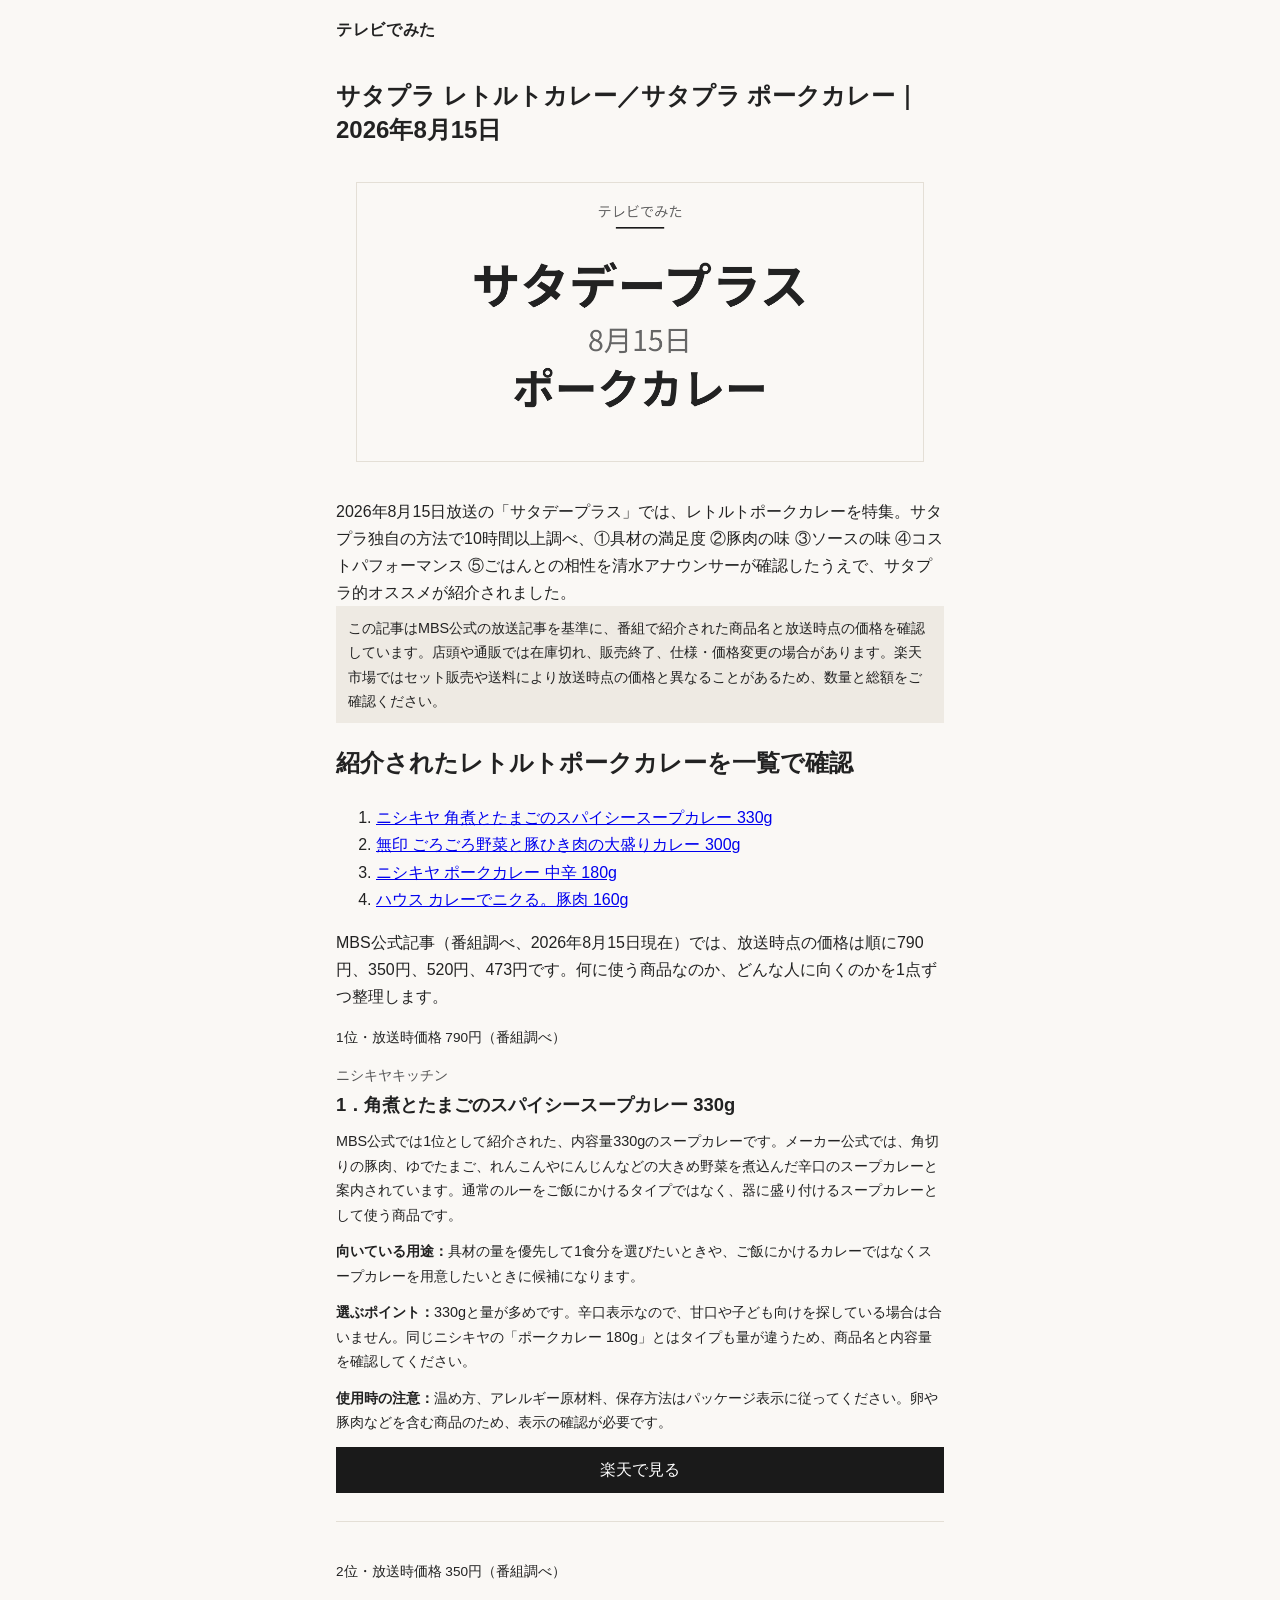
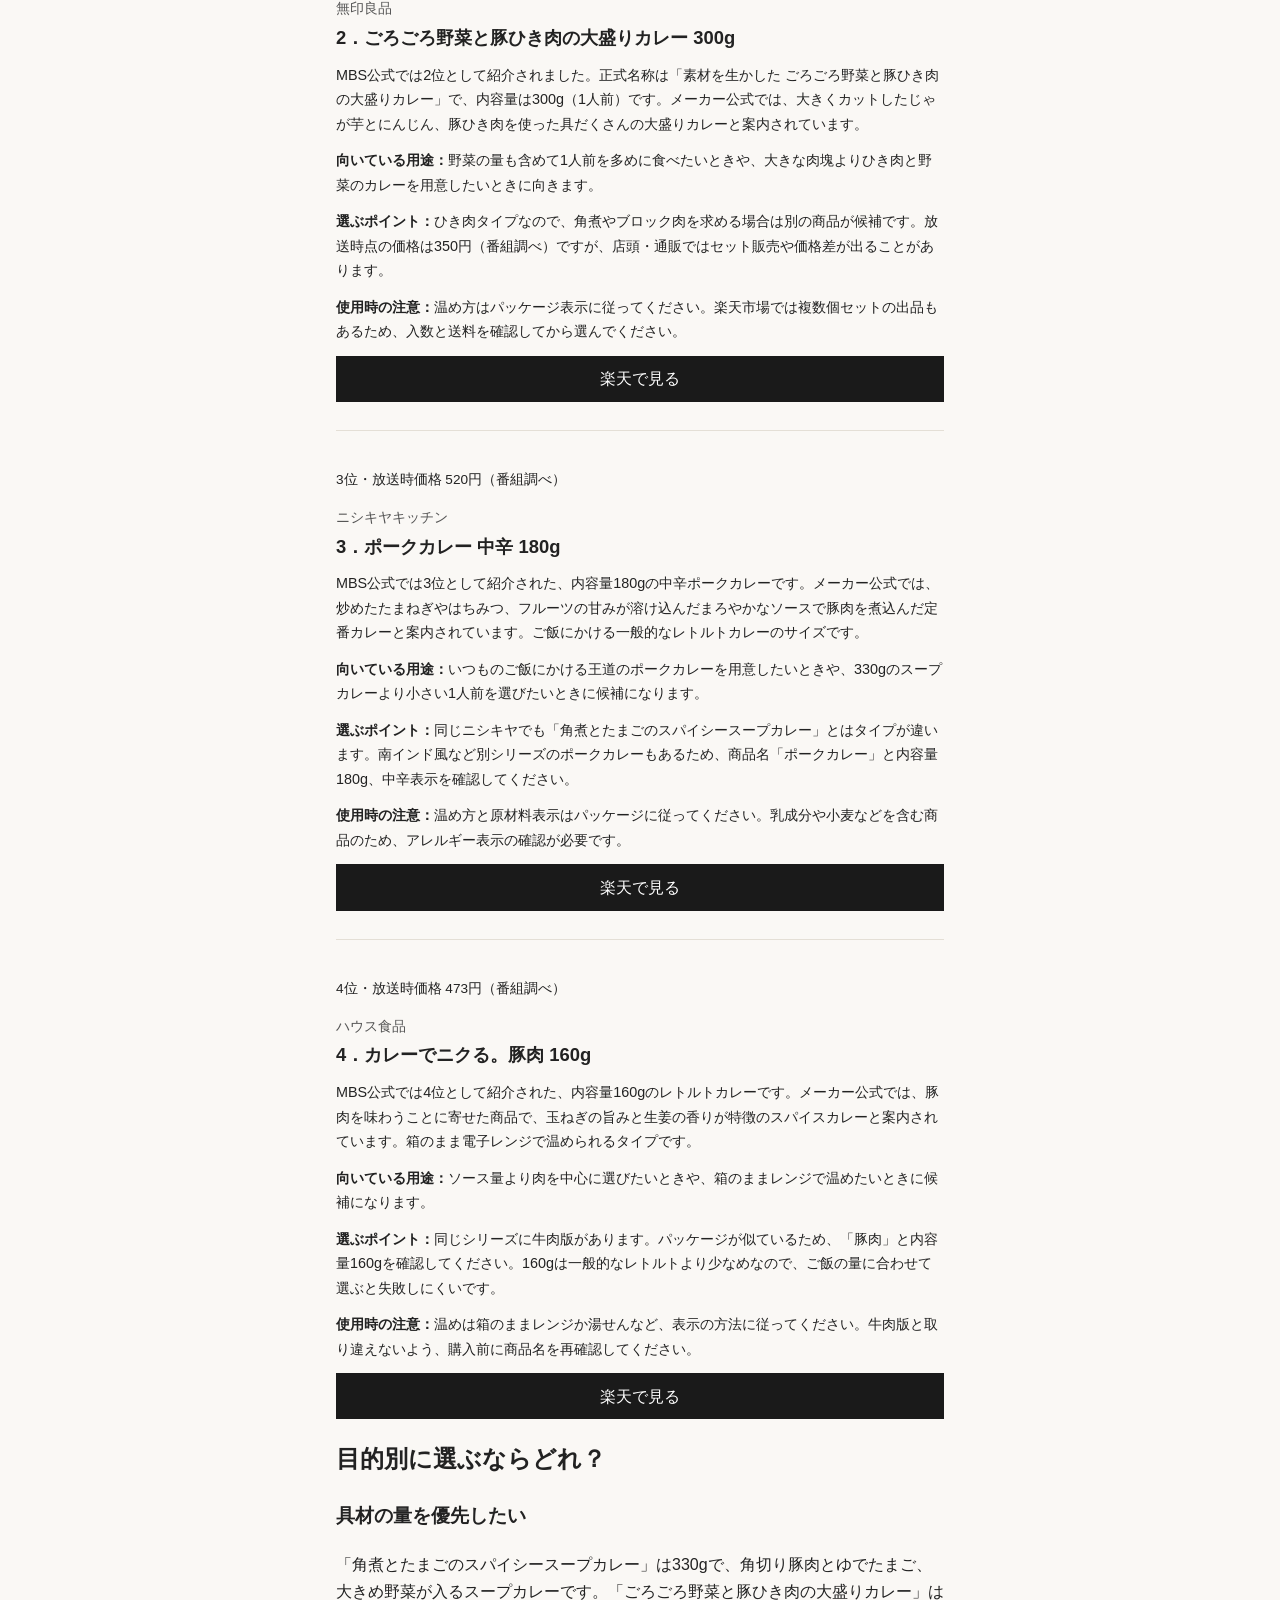
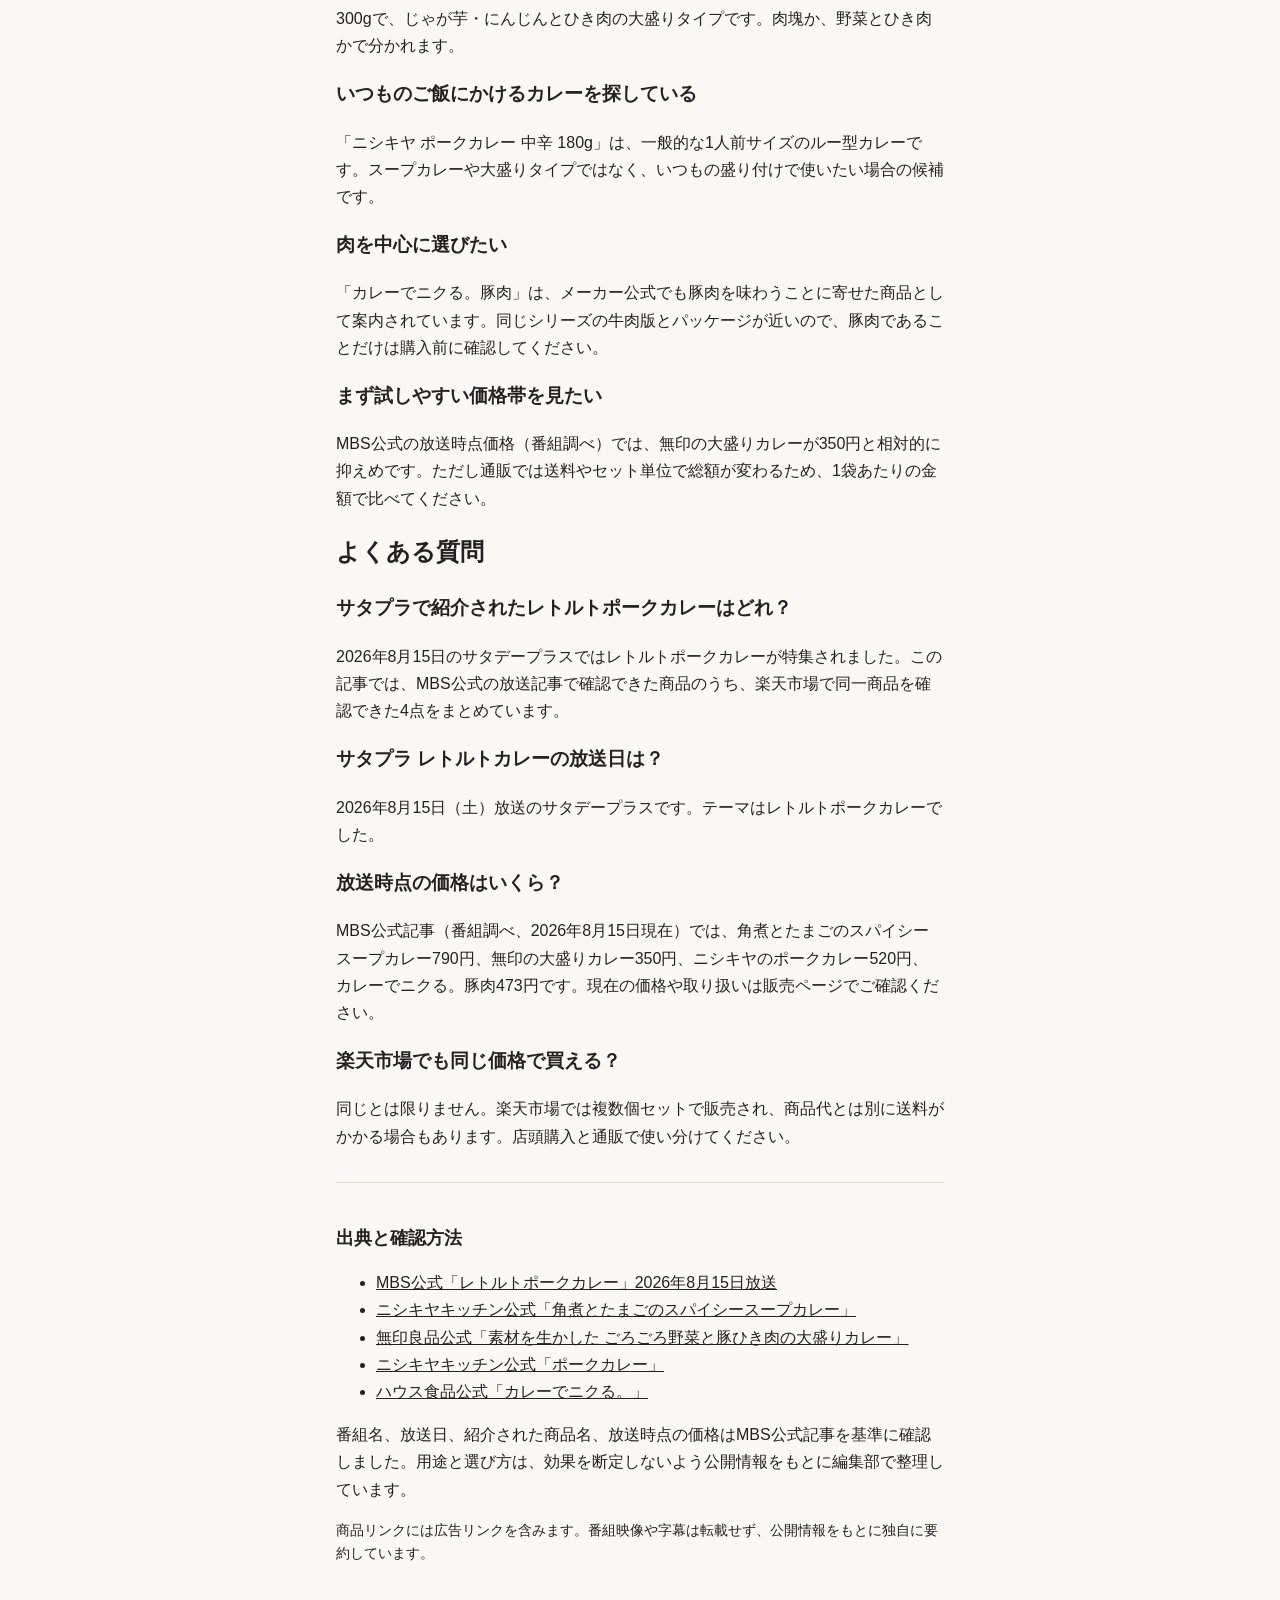
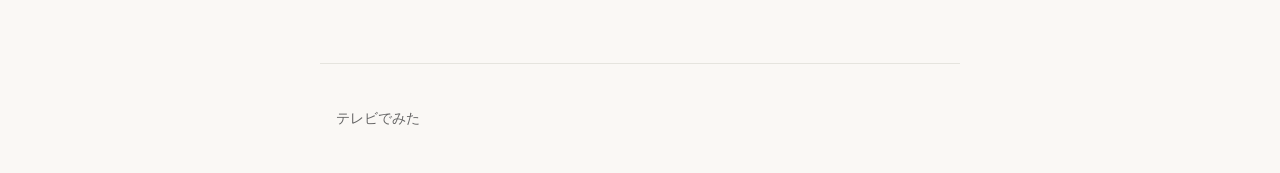
<file: site/2026-08-15/index.html>
<!DOCTYPE html>
<html lang="ja">
<head>
  <script async src="https://www.googletagmanager.com/gtag/js?id=G-YC6J6RL22P"></script>
  <script>window.dataLayer=window.dataLayer||[];function gtag(){dataLayer.push(arguments)}gtag('js',new Date());gtag('config','G-YC6J6RL22P');</script>
  <meta charset="utf-8">
  <meta name="viewport" content="width=device-width, initial-scale=1">
  <title>サタプラ レトルトカレー／サタプラ ポークカレー（2026年8月15日）｜テレビでみた</title>
  <meta name="description" content="2026年8月15日放送のサタデープラスで紹介されたレトルトポークカレー。ニシキヤ、無印、ハウスなど4商品の用途・選び方・注意をまとめました。">
  <link rel="canonical" href="https://tv-mita.jp/2026-08-15/">
  <meta property="og:title" content="サタプラ レトルトカレー／サタプラ ポークカレー（2026年8月15日）">
  <meta property="og:description" content="2026年8月15日放送。サタプラで紹介されたレトルトポークカレー4商品の特徴と選び方。">
  <meta property="og:url" content="https://tv-mita.jp/2026-08-15/">
  <meta property="og:image" content="https://tv-mita.jp/og/2026-08-15-pork-curry.png">
  <meta property="og:image:width" content="1200">
  <meta property="og:image:height" content="630">
  <meta property="og:image:alt" content="サタデープラス 8月15日 ポークカレー">
  <meta property="og:type" content="article">
  <meta name="twitter:card" content="summary_large_image">
  <meta name="twitter:image" content="https://tv-mita.jp/og/2026-08-15-pork-curry.png">
  <link rel="stylesheet" href="../styles.css">
  <script type="application/ld+json">
  {"@context":"https://schema.org","@graph":[
    {"@type":"Article","headline":"サタプラ レトルトカレー／サタプラ ポークカレー（2026年8月15日）","description":"2026年8月15日放送のサタデープラスで紹介されたレトルトポークカレー4商品をまとめた記事です。","datePublished":"2026-09-04","dateModified":"2026-09-04","image":"https://tv-mita.jp/og/2026-08-15-pork-curry.png","mainEntityOfPage":"https://tv-mita.jp/2026-08-15/","publisher":{"@type":"Organization","name":"テレビでみた"}},
    {"@type":"FAQPage","mainEntity":[
      {"@type":"Question","name":"サタプラで紹介されたレトルトポークカレーはどれですか？","acceptedAnswer":{"@type":"Answer","text":"2026年8月15日のサタデープラスではレトルトポークカレーが特集されました。この記事では、MBS公式の放送記事で確認できた商品のうち、楽天市場で同一商品を確認できた4点をまとめています。"}},
      {"@type":"Question","name":"サタプラ レトルトカレーの放送日はいつですか？","acceptedAnswer":{"@type":"Answer","text":"2026年8月15日（土）放送のサタデープラスです。テーマはレトルトポークカレーでした。"}},
      {"@type":"Question","name":"放送時点の価格はいくらですか？","acceptedAnswer":{"@type":"Answer","text":"MBS公式記事（番組調べ、2026年8月15日現在）では、角煮とたまごのスパイシースープカレー790円、無印の大盛りカレー350円、ニシキヤのポークカレー520円、カレーでニクる。豚肉473円と記載されています。現在の価格は販売ページでご確認ください。"}},
      {"@type":"Question","name":"楽天市場でも同じ価格で買えますか？","acceptedAnswer":{"@type":"Answer","text":"同じとは限りません。楽天市場では複数個セットで販売され、商品代とは別に送料がかかる場合もあります。数量と総額を確認してから購入してください。"}}
    ]}
  ]}
  </script>
</head>
<body>
  <header class="site-header"><p class="brand"><a href="../">テレビでみた</a></p></header>
  <main>
    <h1>サタプラ レトルトカレー／サタプラ ポークカレー｜2026年8月15日</h1>
    <p class="item-image hero-image"><img src="../og/2026-08-15-pork-curry.png" width="1200" height="630" alt="サタデープラス 8月15日 ポークカレー"></p>
    <p class="lead">2026年8月15日放送の「サタデープラス」では、レトルトポークカレーを特集。サタプラ独自の方法で10時間以上調べ、①具材の満足度 ②豚肉の味 ③ソースの味 ④コストパフォーマンス ⑤ごはんとの相性を清水アナウンサーが確認したうえで、サタプラ的オススメが紹介されました。</p>
    <p class="template-note">この記事はMBS公式の放送記事を基準に、番組で紹介された商品名と放送時点の価格を確認しています。店頭や通販では在庫切れ、販売終了、仕様・価格変更の場合があります。楽天市場ではセット販売や送料により放送時点の価格と異なることがあるため、数量と総額をご確認ください。</p>

    <section aria-labelledby="quick-list-title">
      <h2 id="quick-list-title">紹介されたレトルトポークカレーを一覧で確認</h2>
      <ol>
        <li><a href="#soup-curry">ニシキヤ 角煮とたまごのスパイシースープカレー 330g</a></li>
        <li><a href="#muji-curry">無印 ごろごろ野菜と豚ひき肉の大盛りカレー 300g</a></li>
        <li><a href="#nishikiya-pork">ニシキヤ ポークカレー 中辛 180g</a></li>
        <li><a href="#nikuru">ハウス カレーでニクる。豚肉 160g</a></li>
      </ol>
      <p>MBS公式記事（番組調べ、2026年8月15日現在）では、放送時点の価格は順に790円、350円、520円、473円です。何に使う商品なのか、どんな人に向くのかを1点ずつ整理します。</p>
    </section>

    <article class="item" id="soup-curry">
      <p class="eyebrow">1位・放送時価格 790円（番組調べ）</p>
      <p class="brand-name">ニシキヤキッチン</p>
      <h2>1．角煮とたまごのスパイシースープカレー 330g</h2>
      <p class="more">MBS公式では1位として紹介された、内容量330gのスープカレーです。メーカー公式では、角切りの豚肉、ゆでたまご、れんこんやにんじんなどの大きめ野菜を煮込んだ辛口のスープカレーと案内されています。通常のルーをご飯にかけるタイプではなく、器に盛り付けるスープカレーとして使う商品です。</p>
      <p class="more"><strong>向いている用途：</strong>具材の量を優先して1食分を選びたいときや、ご飯にかけるカレーではなくスープカレーを用意したいときに候補になります。</p>
      <p class="more"><strong>選ぶポイント：</strong>330gと量が多めです。辛口表示なので、甘口や子ども向けを探している場合は合いません。同じニシキヤの「ポークカレー 180g」とはタイプも量が違うため、商品名と内容量を確認してください。</p>
      <p class="more"><strong>使用時の注意：</strong>温め方、アレルギー原材料、保存方法はパッケージ表示に従ってください。卵や豚肉などを含む商品のため、表示の確認が必要です。</p>
      <p class="cta-wrap"><a class="cta" href="https://hb.afl.rakuten.co.jp/hgc/56d0ca82.c9d3c7b5.56d0ca83.2cb0c77c/?pc=https%3A%2F%2Fitem.rakuten.co.jp%2Fmagimaguu%2F4560107018644%2F" rel="nofollow sponsored">楽天で見る</a></p> <!-- pragma: allowlist secret -->
    </article>

    <article class="item" id="muji-curry">
      <p class="eyebrow">2位・放送時価格 350円（番組調べ）</p>
      <p class="brand-name">無印良品</p>
      <h2>2．ごろごろ野菜と豚ひき肉の大盛りカレー 300g</h2>
      <p class="more">MBS公式では2位として紹介されました。正式名称は「素材を生かした ごろごろ野菜と豚ひき肉の大盛りカレー」で、内容量は300g（1人前）です。メーカー公式では、大きくカットしたじゃが芋とにんじん、豚ひき肉を使った具だくさんの大盛りカレーと案内されています。</p>
      <p class="more"><strong>向いている用途：</strong>野菜の量も含めて1人前を多めに食べたいときや、大きな肉塊よりひき肉と野菜のカレーを用意したいときに向きます。</p>
      <p class="more"><strong>選ぶポイント：</strong>ひき肉タイプなので、角煮やブロック肉を求める場合は別の商品が候補です。放送時点の価格は350円（番組調べ）ですが、店頭・通販ではセット販売や価格差が出ることがあります。</p>
      <p class="more"><strong>使用時の注意：</strong>温め方はパッケージ表示に従ってください。楽天市場では複数個セットの出品もあるため、入数と送料を確認してから選んでください。</p>
      <p class="cta-wrap"><a class="cta" href="https://hb.afl.rakuten.co.jp/hgc/56d0ca82.c9d3c7b5.56d0ca83.2cb0c77c/?pc=https%3A%2F%2Fitem.rakuten.co.jp%2Fgoodsstreet%2Fb0g62hdzs4%2F" rel="nofollow sponsored">楽天で見る</a></p> <!-- pragma: allowlist secret -->
    </article>

    <article class="item" id="nishikiya-pork">
      <p class="eyebrow">3位・放送時価格 520円（番組調べ）</p>
      <p class="brand-name">ニシキヤキッチン</p>
      <h2>3．ポークカレー 中辛 180g</h2>
      <p class="more">MBS公式では3位として紹介された、内容量180gの中辛ポークカレーです。メーカー公式では、炒めたたまねぎやはちみつ、フルーツの甘みが溶け込んだまろやかなソースで豚肉を煮込んだ定番カレーと案内されています。ご飯にかける一般的なレトルトカレーのサイズです。</p>
      <p class="more"><strong>向いている用途：</strong>いつものご飯にかける王道のポークカレーを用意したいときや、330gのスープカレーより小さい1人前を選びたいときに候補になります。</p>
      <p class="more"><strong>選ぶポイント：</strong>同じニシキヤでも「角煮とたまごのスパイシースープカレー」とはタイプが違います。南インド風など別シリーズのポークカレーもあるため、商品名「ポークカレー」と内容量180g、中辛表示を確認してください。</p>
      <p class="more"><strong>使用時の注意：</strong>温め方と原材料表示はパッケージに従ってください。乳成分や小麦などを含む商品のため、アレルギー表示の確認が必要です。</p>
      <p class="cta-wrap"><a class="cta" href="https://hb.afl.rakuten.co.jp/hgc/56d0ca82.c9d3c7b5.56d0ca83.2cb0c77c/?pc=https%3A%2F%2Fitem.rakuten.co.jp%2Fhybridjapan%2Fs01-0302-2-1%2F" rel="nofollow sponsored">楽天で見る</a></p> <!-- pragma: allowlist secret -->
    </article>

    <article class="item" id="nikuru">
      <p class="eyebrow">4位・放送時価格 473円（番組調べ）</p>
      <p class="brand-name">ハウス食品</p>
      <h2>4．カレーでニクる。豚肉 160g</h2>
      <p class="more">MBS公式では4位として紹介された、内容量160gのレトルトカレーです。メーカー公式では、豚肉を味わうことに寄せた商品で、玉ねぎの旨みと生姜の香りが特徴のスパイスカレーと案内されています。箱のまま電子レンジで温められるタイプです。</p>
      <p class="more"><strong>向いている用途：</strong>ソース量より肉を中心に選びたいときや、箱のままレンジで温めたいときに候補になります。</p>
      <p class="more"><strong>選ぶポイント：</strong>同じシリーズに牛肉版があります。パッケージが似ているため、「豚肉」と内容量160gを確認してください。160gは一般的なレトルトより少なめなので、ご飯の量に合わせて選ぶと失敗しにくいです。</p>
      <p class="more"><strong>使用時の注意：</strong>温めは箱のままレンジか湯せんなど、表示の方法に従ってください。牛肉版と取り違えないよう、購入前に商品名を再確認してください。</p>
      <p class="cta-wrap"><a class="cta" href="https://hb.afl.rakuten.co.jp/hgc/56d0ca82.c9d3c7b5.56d0ca83.2cb0c77c/?pc=https%3A%2F%2Fitem.rakuten.co.jp%2Frakuten24%2F4902402921104%2F" rel="nofollow sponsored">楽天で見る</a></p> <!-- pragma: allowlist secret -->
    </article>

    <section aria-labelledby="choose-title">
      <h2 id="choose-title">目的別に選ぶならどれ？</h2>
      <h3>具材の量を優先したい</h3>
      <p>「角煮とたまごのスパイシースープカレー」は330gで、角切り豚肉とゆでたまご、大きめ野菜が入るスープカレーです。「ごろごろ野菜と豚ひき肉の大盛りカレー」は300gで、じゃが芋・にんじんとひき肉の大盛りタイプです。肉塊か、野菜とひき肉かで分かれます。</p>
      <h3>いつものご飯にかけるカレーを探している</h3>
      <p>「ニシキヤ ポークカレー 中辛 180g」は、一般的な1人前サイズのルー型カレーです。スープカレーや大盛りタイプではなく、いつもの盛り付けで使いたい場合の候補です。</p>
      <h3>肉を中心に選びたい</h3>
      <p>「カレーでニクる。豚肉」は、メーカー公式でも豚肉を味わうことに寄せた商品として案内されています。同じシリーズの牛肉版とパッケージが近いので、豚肉であることだけは購入前に確認してください。</p>
      <h3>まず試しやすい価格帯を見たい</h3>
      <p>MBS公式の放送時点価格（番組調べ）では、無印の大盛りカレーが350円と相対的に抑えめです。ただし通販では送料やセット単位で総額が変わるため、1袋あたりの金額で比べてください。</p>
    </section>

    <section aria-labelledby="faq-title">
      <h2 id="faq-title">よくある質問</h2>
      <h3>サタプラで紹介されたレトルトポークカレーはどれ？</h3>
      <p>2026年8月15日のサタデープラスではレトルトポークカレーが特集されました。この記事では、MBS公式の放送記事で確認できた商品のうち、楽天市場で同一商品を確認できた4点をまとめています。</p>
      <h3>サタプラ レトルトカレーの放送日は？</h3>
      <p>2026年8月15日（土）放送のサタデープラスです。テーマはレトルトポークカレーでした。</p>
      <h3>放送時点の価格はいくら？</h3>
      <p>MBS公式記事（番組調べ、2026年8月15日現在）では、角煮とたまごのスパイシースープカレー790円、無印の大盛りカレー350円、ニシキヤのポークカレー520円、カレーでニクる。豚肉473円です。現在の価格や取り扱いは販売ページでご確認ください。</p>
      <h3>楽天市場でも同じ価格で買える？</h3>
      <p>同じとは限りません。楽天市場では複数個セットで販売され、商品代とは別に送料がかかる場合もあります。店頭購入と通販で使い分けてください。</p>
    </section>

    <section class="sources" aria-labelledby="sources-title">
      <h2 id="sources-title">出典と確認方法</h2>
      <ul>
        <li><a href="https://www.mbs.jp/saturday-plus/tameshite/2026/0815-007783.shtml">MBS公式「レトルトポークカレー」2026年8月15日放送</a></li>
        <li><a href="https://nishikiya-shop.com/item/11002">ニシキヤキッチン公式「角煮とたまごのスパイシースープカレー」</a></li>
        <li><a href="https://www.muji.com/jp/ja/store/cmdty/detail/4550584377198">無印良品公式「素材を生かした ごろごろ野菜と豚ひき肉の大盛りカレー」</a></li>
        <li><a href="https://nishikiya-shop.com/item/11100">ニシキヤキッチン公式「ポークカレー」</a></li>
        <li><a href="https://housefoods.jp/products/special/nikuru/index.html">ハウス食品公式「カレーでニクる。」</a></li>
      </ul>
      <p>番組名、放送日、紹介された商品名、放送時点の価格はMBS公式記事を基準に確認しました。用途と選び方は、効果を断定しないよう公開情報をもとに編集部で整理しています。</p>
      <p class="ad-note">商品リンクには広告リンクを含みます。番組映像や字幕は転載せず、公開情報をもとに独自に要約しています。</p>
    </section>
  </main>
  <footer class="site-footer"><p>テレビでみた</p></footer>
</body>
</html>
</file>
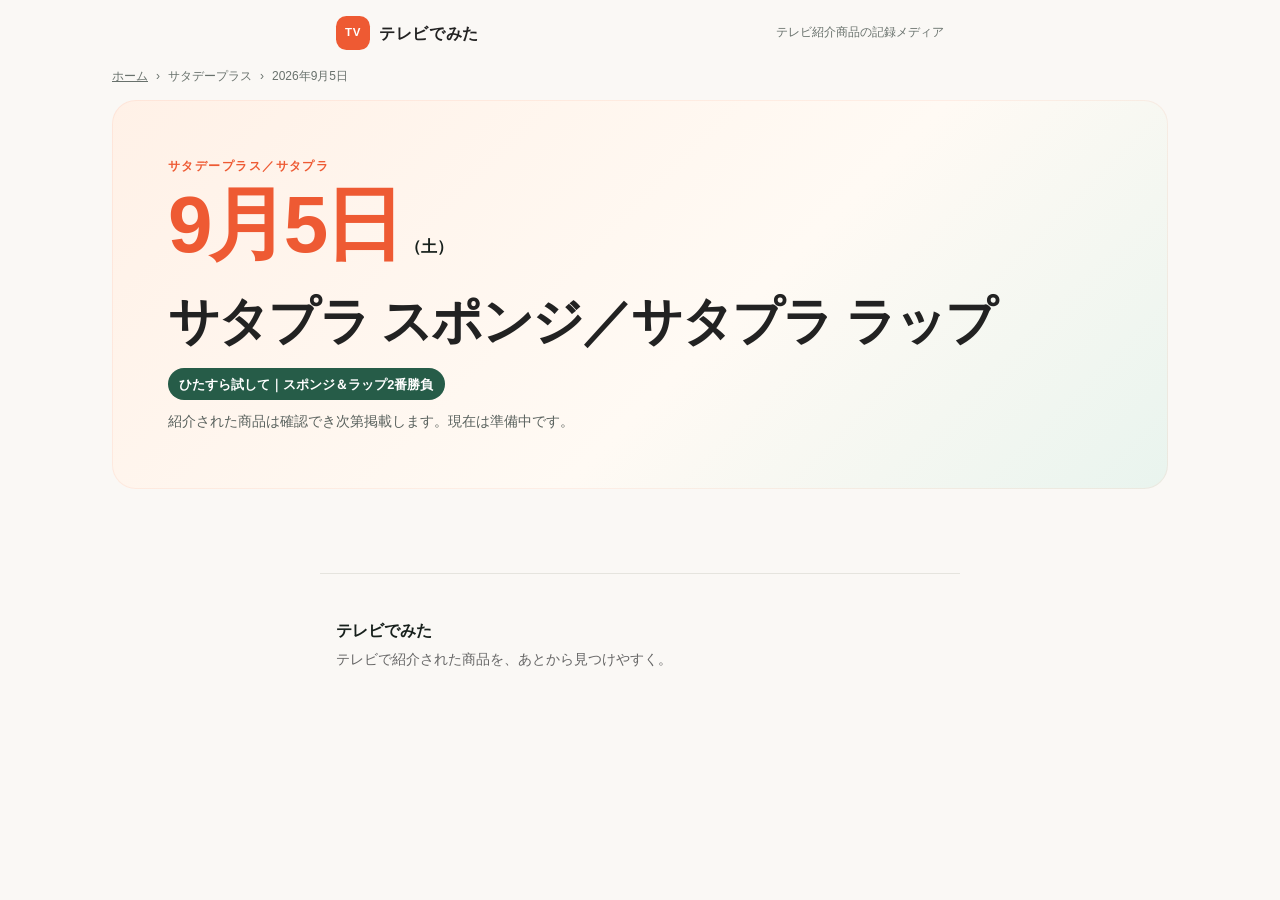
<file: site/2026-09-05/index.html>
<!DOCTYPE html>
<html lang="ja">
<head>
  <!-- Google tag (gtag.js) -->
  <script async src="https://www.googletagmanager.com/gtag/js?id=G-YC6J6RL22P"></script>
  <script>
    window.dataLayer = window.dataLayer || [];
    function gtag(){dataLayer.push(arguments);}
    gtag('js', new Date());
    gtag('config', 'G-YC6J6RL22P');
  </script>
  <meta charset="utf-8">
  <meta name="viewport" content="width=device-width, initial-scale=1">
  <title>サタプラ スポンジ／サタプラ ラップ（2026年9月5日）｜テレビでみた</title>
  <meta name="description" content="2026年9月5日（土）放送のサタデープラス（サタプラ）「ひたすら試して｜スポンジ＆ラップ2番勝負」。サタプラ スポンジ／サタプラ ラップの商品は確認でき次第掲載します。現在は準備中です。">
  <meta name="robots" content="index,follow,max-image-preview:large">
  <link rel="canonical" href="https://tv-mita.jp/2026-09-05/">
  <meta property="og:type" content="website">
  <meta property="og:title" content="サタプラ スポンジ／サタプラ ラップ（2026年9月5日）">
  <meta property="og:description" content="2026年9月5日（土）放送のサタデープラス。スポンジとラップの商品は確認でき次第掲載します。">
  <meta property="og:url" content="https://tv-mita.jp/2026-09-05/">
  <meta property="og:image" content="https://tv-mita.jp/og/2026-09-05.png">
  <meta property="og:image:width" content="1200">
  <meta property="og:image:height" content="630">
  <meta property="og:image:alt" content="サタデープラス 9月5日 スポンジ／ラップ">
  <meta name="twitter:card" content="summary_large_image">
  <meta name="twitter:title" content="サタプラ スポンジ／サタプラ ラップ（2026年9月5日）">
  <meta name="twitter:description" content="2026年9月5日（土）放送のサタデープラス。スポンジとラップの商品は確認でき次第掲載します。">
  <meta name="twitter:image" content="https://tv-mita.jp/og/2026-09-05.png">
  <link rel="stylesheet" href="../styles.css">
  <script type="application/ld+json">
  {"@context":"https://schema.org","@graph":[
    {"@type":"WebPage","@id":"https://tv-mita.jp/2026-09-05/#page","url":"https://tv-mita.jp/2026-09-05/","name":"サタプラ スポンジ／サタプラ ラップ（2026年9月5日）","description":"2026年9月5日（土）放送のサタデープラス「ひたすら試して｜スポンジ＆ラップ2番勝負」。商品は確認でき次第掲載します。","datePublished":"2026-09-05","dateModified":"2026-09-05","image":"https://tv-mita.jp/og/2026-09-05.png","isPartOf":{"@type":"WebSite","name":"テレビでみた","url":"https://tv-mita.jp/"}},
    {"@type":"BreadcrumbList","itemListElement":[
      {"@type":"ListItem","position":1,"name":"テレビでみた","item":"https://tv-mita.jp/"},
      {"@type":"ListItem","position":2,"name":"2026年9月5日","item":"https://tv-mita.jp/2026-09-05/"}
    ]}
  ]}
  </script>
</head>
<body>
  <header class="site-header">
    <div class="header-inner">
      <p class="brand"><a href="../"><span class="brand-mark">TV</span>テレビでみた</a></p>
      <p class="header-note">テレビ紹介商品の記録メディア</p>
    </div>
  </header>
  <main class="program-main">
    <nav class="breadcrumbs" aria-label="パンくず">
      <a href="../">ホーム</a>
      <span aria-hidden="true">›</span>
      <span>サタデープラス</span>
      <span aria-hidden="true">›</span>
      <span>2026年9月5日</span>
    </nav>
    <section class="program-hero" aria-labelledby="date-title">
      <p class="hero-kicker">サタデープラス／サタプラ</p>
      <p class="next-date"><time datetime="2026-09-05"><strong>9月5日</strong><span>（土）</span></time></p>
      <h1 id="date-title">サタプラ スポンジ／サタプラ ラップ</h1>
      <p class="program-feature">ひたすら試して｜スポンジ＆ラップ2番勝負</p>
      <p class="program-hero-note">紹介された商品は確認でき次第掲載します。現在は準備中です。</p>
    </section>
  </main>
  <footer class="site-footer">
    <p class="footer-brand">テレビでみた</p>
    <p>テレビで紹介された商品を、あとから見つけやすく。</p>
  </footer>
</body>
</html>
</file>
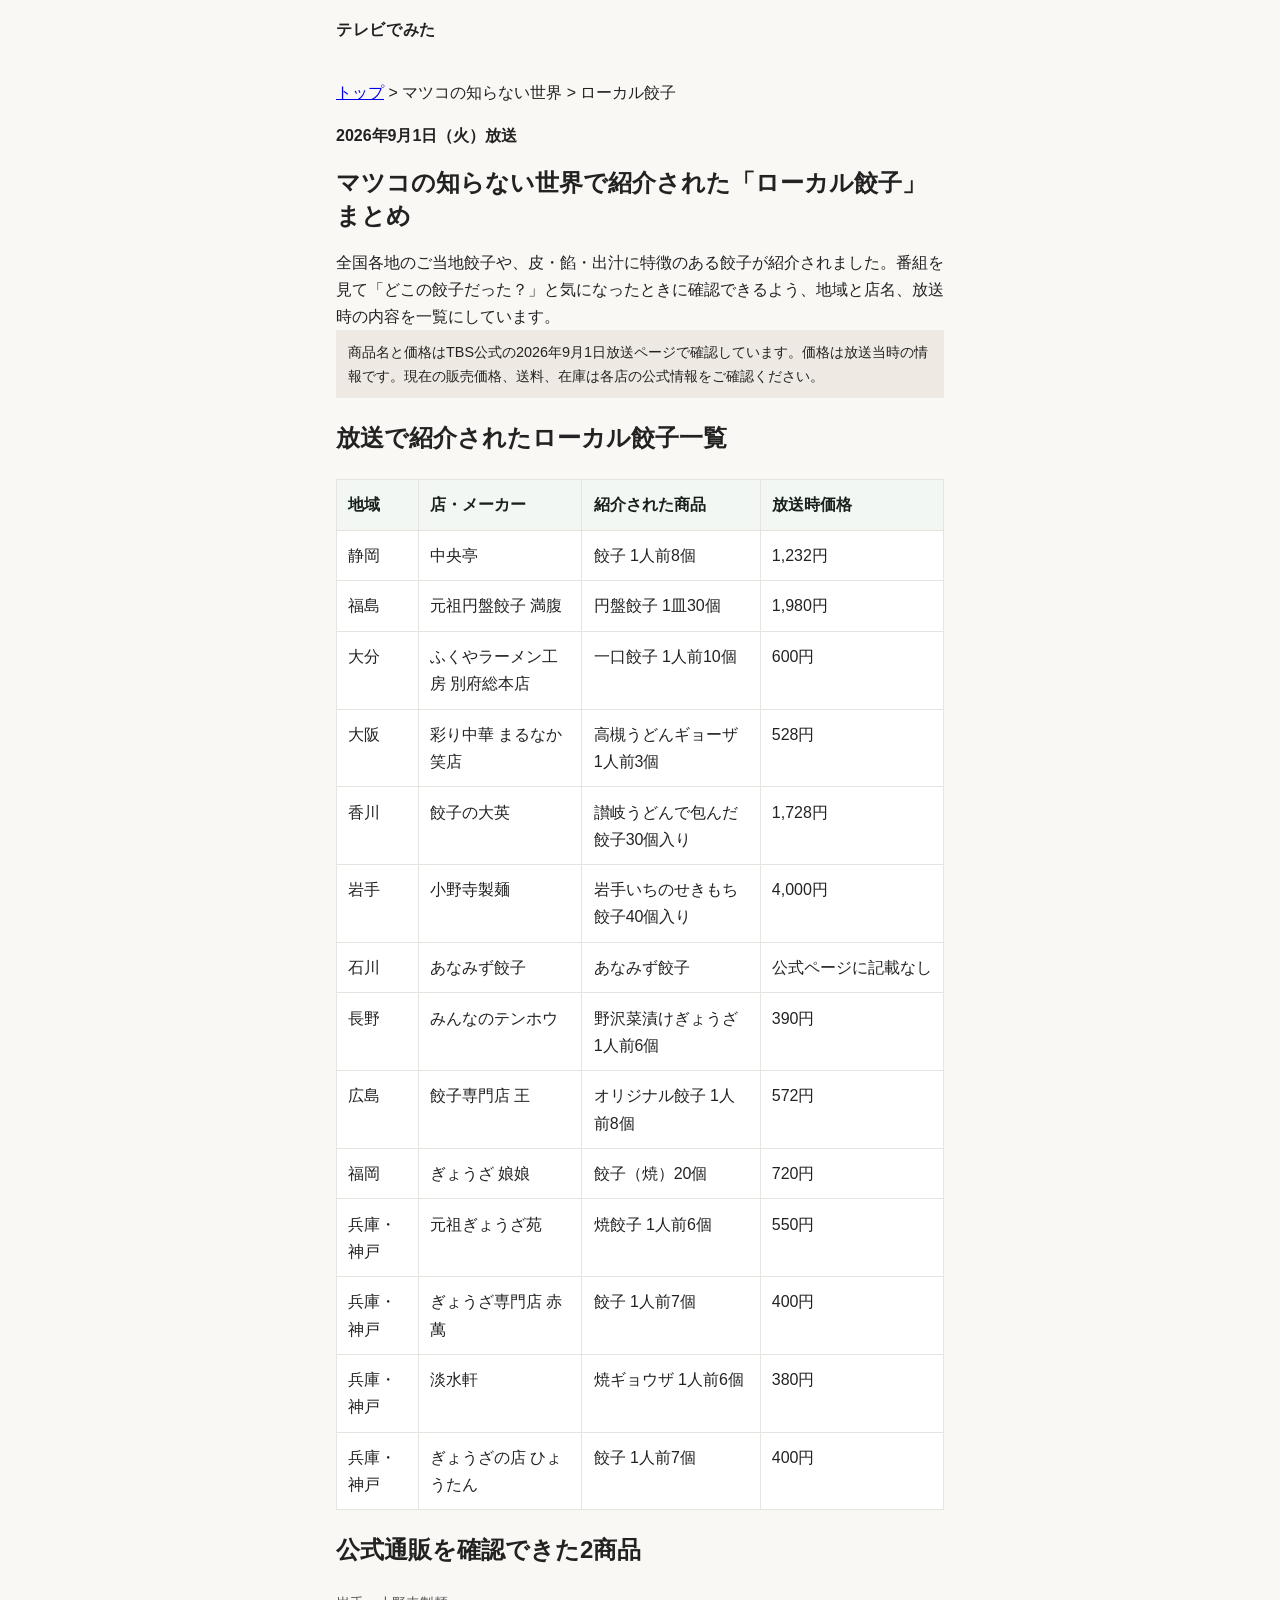
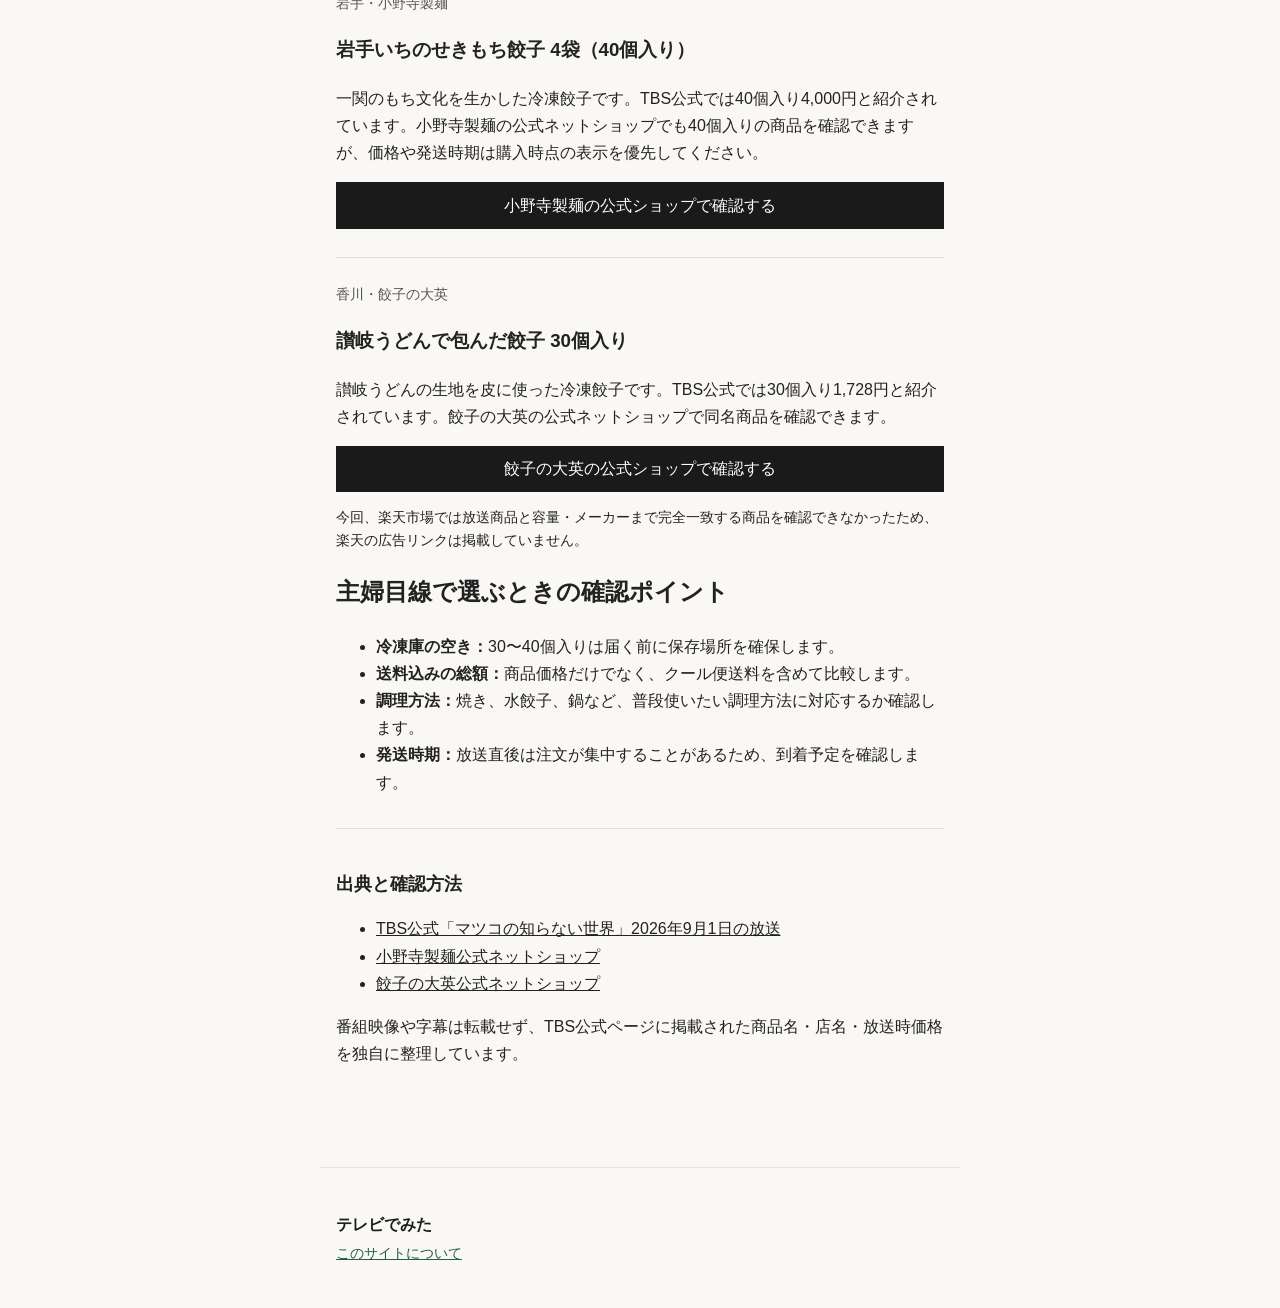
<file: drafts/2026-09-01/matsuko-local-gyoza/index.html>
<!DOCTYPE html>
<html lang="ja">
<head>
  <meta charset="utf-8">
  <meta name="viewport" content="width=device-width, initial-scale=1">
  <meta name="robots" content="noindex,nofollow">
  <title>マツコの知らない世界で紹介されたローカル餃子まとめ（2026年9月1日）｜テレビでみた</title>
  <meta name="description" content="2026年9月1日放送のマツコの知らない世界「ローカル餃子の世界」で紹介されたご当地餃子を、地域・店名・放送時価格とともに整理しました。">
  <link rel="canonical" href="https://tv-mita.jp/2026-09-01/matsuko-local-gyoza/">
  <link rel="stylesheet" href="../../../site/styles.css">
  <style>
    .table-scroll{overflow-x:auto;margin:1rem 0}.table-scroll table{width:100%;min-width:38rem;border-collapse:collapse;background:#fff}.table-scroll th,.table-scroll td{padding:.7rem;border:1px solid #e5e4de;text-align:left;vertical-align:top}.table-scroll th{background:#f3f7f3;color:#17201c}.table-scroll td:last-child{white-space:nowrap}
  </style>
  <script type="application/ld+json">
  {
    "@context": "https://schema.org",
    "@type": "Article",
    "headline": "マツコの知らない世界で紹介されたローカル餃子まとめ（2026年9月1日）",
    "datePublished": "2026-09-01",
    "dateModified": "2026-09-03",
    "mainEntityOfPage": "https://tv-mita.jp/2026-09-01/matsuko-local-gyoza/",
    "publisher": {"@type":"Organization","name":"テレビでみた編集部","url":"https://tv-mita.jp/"}
  }
  </script>
</head>
<body>
  <header class="site-header"><p class="brand"><a href="../../../site/">テレビでみた</a></p></header>
  <main>
    <nav class="breadcrumb" aria-label="パンくずリスト"><a href="../../../site/">トップ</a> &gt; マツコの知らない世界 &gt; ローカル餃子</nav>
    <p><strong>2026年9月1日（火）放送</strong></p>
    <h1>マツコの知らない世界で紹介された「ローカル餃子」まとめ</h1>
    <p class="lead">全国各地のご当地餃子や、皮・餡・出汁に特徴のある餃子が紹介されました。番組を見て「どこの餃子だった？」と気になったときに確認できるよう、地域と店名、放送時の内容を一覧にしています。</p>
    <p class="template-note">商品名と価格はTBS公式の2026年9月1日放送ページで確認しています。価格は放送当時の情報です。現在の販売価格、送料、在庫は各店の公式情報をご確認ください。</p>

    <section aria-labelledby="quick-list-title">
      <h2 id="quick-list-title">放送で紹介されたローカル餃子一覧</h2>
      <div class="table-scroll">
        <table>
          <thead><tr><th>地域</th><th>店・メーカー</th><th>紹介された商品</th><th>放送時価格</th></tr></thead>
          <tbody>
            <tr><td>静岡</td><td>中央亭</td><td>餃子 1人前8個</td><td>1,232円</td></tr>
            <tr><td>福島</td><td>元祖円盤餃子 満腹</td><td>円盤餃子 1皿30個</td><td>1,980円</td></tr>
            <tr><td>大分</td><td>ふくやラーメン工房 別府総本店</td><td>一口餃子 1人前10個</td><td>600円</td></tr>
            <tr><td>大阪</td><td>彩り中華 まるなか笑店</td><td>高槻うどんギョーザ 1人前3個</td><td>528円</td></tr>
            <tr><td>香川</td><td>餃子の大英</td><td>讃岐うどんで包んだ餃子30個入り</td><td>1,728円</td></tr>
            <tr><td>岩手</td><td>小野寺製麺</td><td>岩手いちのせきもち餃子40個入り</td><td>4,000円</td></tr>
            <tr><td>石川</td><td>あなみず餃子</td><td>あなみず餃子</td><td>公式ページに記載なし</td></tr>
            <tr><td>長野</td><td>みんなのテンホウ</td><td>野沢菜漬けぎょうざ 1人前6個</td><td>390円</td></tr>
            <tr><td>広島</td><td>餃子専門店 王</td><td>オリジナル餃子 1人前8個</td><td>572円</td></tr>
            <tr><td>福岡</td><td>ぎょうざ 娘娘</td><td>餃子（焼）20個</td><td>720円</td></tr>
            <tr><td>兵庫・神戸</td><td>元祖ぎょうざ苑</td><td>焼餃子 1人前6個</td><td>550円</td></tr>
            <tr><td>兵庫・神戸</td><td>ぎょうざ専門店 赤萬</td><td>餃子 1人前7個</td><td>400円</td></tr>
            <tr><td>兵庫・神戸</td><td>淡水軒</td><td>焼ギョウザ 1人前6個</td><td>380円</td></tr>
            <tr><td>兵庫・神戸</td><td>ぎょうざの店 ひょうたん</td><td>餃子 1人前7個</td><td>400円</td></tr>
          </tbody>
        </table>
      </div>
    </section>

    <section aria-labelledby="online-title">
      <h2 id="online-title">公式通販を確認できた2商品</h2>
      <article class="item">
        <p class="brand-name">岩手・小野寺製麺</p>
        <h3>岩手いちのせきもち餃子 4袋（40個入り）</h3>
        <p>一関のもち文化を生かした冷凍餃子です。TBS公式では40個入り4,000円と紹介されています。小野寺製麺の公式ネットショップでも40個入りの商品を確認できますが、価格や発送時期は購入時点の表示を優先してください。</p>
        <p class="cta-wrap"><a class="cta" href="https://shop.onomen.co.jp/items/73309375" rel="nofollow">小野寺製麺の公式ショップで確認する</a></p>
      </article>
      <article class="item">
        <p class="brand-name">香川・餃子の大英</p>
        <h3>讃岐うどんで包んだ餃子 30個入り</h3>
        <p>讃岐うどんの生地を皮に使った冷凍餃子です。TBS公式では30個入り1,728円と紹介されています。餃子の大英の公式ネットショップで同名商品を確認できます。</p>
        <p class="cta-wrap"><a class="cta" href="https://gyouza-daiei.raku-uru.jp/" rel="nofollow">餃子の大英の公式ショップで確認する</a></p>
      </article>
      <p class="ad-note">今回、楽天市場では放送商品と容量・メーカーまで完全一致する商品を確認できなかったため、楽天の広告リンクは掲載していません。</p>
    </section>

    <section aria-labelledby="choose-title">
      <h2 id="choose-title">主婦目線で選ぶときの確認ポイント</h2>
      <ul>
        <li><strong>冷凍庫の空き：</strong>30〜40個入りは届く前に保存場所を確保します。</li>
        <li><strong>送料込みの総額：</strong>商品価格だけでなく、クール便送料を含めて比較します。</li>
        <li><strong>調理方法：</strong>焼き、水餃子、鍋など、普段使いたい調理方法に対応するか確認します。</li>
        <li><strong>発送時期：</strong>放送直後は注文が集中することがあるため、到着予定を確認します。</li>
      </ul>
    </section>

    <section class="sources" aria-labelledby="sources-title">
      <h2 id="sources-title">出典と確認方法</h2>
      <ul>
        <li><a href="https://www.tbs.co.jp/matsuko-sekai/archive/202609011/">TBS公式「マツコの知らない世界」2026年9月1日の放送</a></li>
        <li><a href="https://shop.onomen.co.jp/items/73309375">小野寺製麺公式ネットショップ</a></li>
        <li><a href="https://gyouza-daiei.raku-uru.jp/">餃子の大英公式ネットショップ</a></li>
      </ul>
      <p>番組映像や字幕は転載せず、TBS公式ページに掲載された商品名・店名・放送時価格を独自に整理しています。</p>
    </section>
  </main>
  <footer class="site-footer"><p class="footer-brand">テレビでみた</p><p><a href="../../../site/about/">このサイトについて</a></p></footer>
</body>
</html>
</file>
<file: site/styles.css>
*,
*::before,
*::after {
  box-sizing: border-box;
}

body {
  margin: 0;
  font-family: "Hiragino Sans", "Hiragino Kaku Gothic ProN", "Noto Sans JP", Meiryo, sans-serif;
  line-height: 1.7;
  color: #222;
  background: #faf8f5;
}

:root {
  --ink: #17201c;
  --muted: #68716c;
  --line: #e5e4de;
  --paper: #fff;
  --accent: #ee5a33;
  --accent-soft: #fff0e9;
  --green: #265c48;
}

.site-header,
main,
.site-footer {
  max-width: 40rem;
  margin: 0 auto;
  padding: 1.25rem 1rem;
}

.brand {
  margin: 0;
  font-weight: 700;
  letter-spacing: 0.04em;
}

.brand a {
  color: inherit;
  text-decoration: none;
}

h1 {
  font-size: 1.5rem;
  line-height: 1.4;
  margin: 0 0 1rem;
}

.lead {
  margin: 0;
}

.template-note {
  margin: 0 0 1.25rem;
  padding: 0.6rem 0.75rem;
  background: #eeeae3;
  font-size: 0.9rem;
}

.eyebrow,
.ad-note {
  font-size: 0.85rem;
}

.item-image {
  margin: 0 0 1rem;
}

.item-image img,
.item-card img {
  display: block;
  max-width: 140px;
  width: 140px;
  height: 140px;
  object-fit: cover;
}

.item-image.hero-image img {
  width: 100%;
  max-width: 100%;
  height: auto;
  aspect-ratio: 1200 / 630;
  object-fit: cover;
}

.sources {
  margin-top: 2rem;
  padding-top: 1.5rem;
  border-top: 1px solid #e4dfd6;
}

.sources h2 {
  font-size: 1.15rem;
}

.sources a {
  color: inherit;
}

/* Corner/list cards that use the 1200×630 OG thumb (not the 140px product crop) */
.item-card.og-card img {
  width: 100%;
  max-width: 100%;
  height: auto;
  aspect-ratio: 1200 / 630;
  object-fit: cover;
}

/* /p/ conversion page keeps a larger product image */
.item:has(h1) .item-image img {
  width: 100%;
  max-width: 100%;
  height: auto;
  object-fit: unset;
}

.brand-name {
  margin: 0;
  font-size: 0.9rem;
  color: #555;
}

.item-card {
  margin: 1.5rem 0 0;
}

.item-card > a {
  display: block;
  color: inherit;
  text-decoration: none;
}

.item-card h2 {
  font-size: 1.2rem;
  line-height: 1.4;
  margin: 0.25rem 0 0.5rem;
}

.item + .item {
  margin-top: 1.75rem;
  padding-top: 1.5rem;
  border-top: 1px solid #e4dfd6;
}

.item h2 {
  font-size: 1.15rem;
  line-height: 1.4;
  margin: 0.25rem 0 0.75rem;
}

.pack,
.more {
  margin: 0 0 0.75rem;
  font-size: 0.9rem;
}

.more a {
  color: inherit;
}

.cta-wrap {
  margin: 0;
}

.cta {
  display: block;
  width: 100%;
  min-height: 44px;
  padding: 0.6rem 1.1rem;
  background: #1a1a1a;
  color: #fff;
  text-align: center;
  text-decoration: none;
}

.site-footer {
  color: #666;
  font-size: 0.85rem;
}

/* Home */
.site-header {
  padding-top: 1rem;
  padding-bottom: 1rem;
}

.header-inner {
  display: flex;
  align-items: center;
  justify-content: space-between;
  gap: 1rem;
}

.brand a {
  display: inline-flex;
  align-items: center;
  gap: 0.55rem;
}

.brand-mark {
  display: inline-grid;
  width: 2.15rem;
  height: 2.15rem;
  place-items: center;
  border-radius: 0.65rem;
  background: var(--accent);
  color: #fff;
  font-size: 0.72rem;
  font-weight: 800;
  letter-spacing: 0.08em;
}

.header-note {
  margin: 0;
  color: var(--muted);
  font-size: 0.72rem;
}

.home-main {
  max-width: 68rem;
  padding-top: 0;
}

.home-hero {
  position: relative;
  overflow: hidden;
  padding: clamp(2.5rem, 8vw, 5.5rem) clamp(1.25rem, 5vw, 4.5rem);
  border-radius: 1.5rem;
  background:
    radial-gradient(circle at 85% 20%, rgba(238, 90, 51, 0.2), transparent 28%),
    linear-gradient(135deg, #f4eee4 0%, #fffaf3 55%, #f4eadb 100%);
}

.home-hero::after {
  position: absolute;
  right: -2rem;
  bottom: -5rem;
  width: 15rem;
  height: 15rem;
  border: 2.5rem solid rgba(255, 255, 255, 0.55);
  border-radius: 50%;
  content: "";
}

.hero-kicker,
.section-kicker {
  margin: 0 0 0.55rem;
  color: var(--accent);
  font-size: 0.75rem;
  font-weight: 800;
  letter-spacing: 0.12em;
}

.section-kicker {
  color: #9b4d36;
  font-size: 0.8rem;
  letter-spacing: 0.06em;
}

.home-hero h1 {
  position: relative;
  z-index: 1;
  max-width: 10em;
  margin: 0 0 1rem;
  color: var(--ink);
  font-size: clamp(2.25rem, 7vw, 4.6rem);
  line-height: 1.08;
  letter-spacing: -0.045em;
}

.home-hero h1 span {
  color: var(--accent);
}

.home-hero .lead {
  position: relative;
  z-index: 1;
  max-width: 32rem;
  color: #46504b;
  font-size: clamp(0.95rem, 2vw, 1.08rem);
}

.program-nav {
  position: relative;
  z-index: 1;
  display: flex;
  flex-wrap: wrap;
  gap: 0.55rem;
  margin-top: 1.75rem;
}

.program-nav a {
  padding: 0.55rem 0.85rem;
  border: 1px solid rgba(38, 92, 72, 0.18);
  border-radius: 999px;
  background: rgba(255, 255, 255, 0.8);
  color: var(--green);
  font-size: 0.82rem;
  font-weight: 700;
  text-decoration: none;
}

.home-section {
  margin-top: clamp(2.75rem, 7vw, 5rem);
}

.section-heading {
  display: flex;
  align-items: end;
  justify-content: space-between;
  gap: 1rem;
  margin-bottom: 1.25rem;
}

.section-heading h2 {
  margin: 0;
  color: var(--ink);
  font-size: clamp(1.35rem, 3vw, 1.8rem);
  line-height: 1.3;
}

.section-heading > p {
  margin: 0;
  color: var(--muted);
  font-size: 0.78rem;
}

.home-grid {
  display: grid;
  grid-template-columns: repeat(2, minmax(0, 1fr));
  gap: 1.25rem;
}

.home-card,
.product-card {
  overflow: hidden;
  border: 1px solid var(--line);
  border-radius: 1.1rem;
  background: var(--paper);
  box-shadow: 0 0.55rem 1.8rem rgba(23, 32, 28, 0.06);
}

.home-card a,
.product-card a {
  color: inherit;
  text-decoration: none;
}

.home-card > a {
  display: block;
  height: 100%;
}

.home-card img,
.home-card-placeholder {
  display: block;
  width: 100%;
  max-width: none;
  height: auto;
  aspect-ratio: 1200 / 630;
  object-fit: cover;
}

.home-card-placeholder {
  display: grid;
  place-items: center;
  background: linear-gradient(135deg, #285d49, #163e30);
}

.home-card-placeholder span {
  color: #fff;
  font-size: clamp(1.1rem, 3vw, 1.75rem);
  font-weight: 800;
  letter-spacing: 0.05em;
}

.home-card-body {
  padding: 1.1rem 1.15rem 1.2rem;
}

.home-card-program {
  margin: 0 0 0.45rem;
  color: var(--green);
  font-size: 0.8rem;
  font-weight: 700;
}

.broadcast-date {
  margin: 0 0 0.45rem;
  color: var(--ink);
  line-height: 1.15;
}

.broadcast-date time {
  display: flex;
  align-items: baseline;
  gap: 0.35rem;
}

.broadcast-date strong {
  color: var(--accent);
  font-size: clamp(1.55rem, 4vw, 2.1rem);
  font-weight: 850;
  letter-spacing: -0.04em;
}

.broadcast-date span {
  font-size: 0.82rem;
  font-weight: 700;
}

.home-card h3,
.product-card h3 {
  margin: 0;
  color: var(--ink);
  font-size: clamp(1.05rem, 2.5vw, 1.3rem);
  line-height: 1.45;
}

.home-card-link {
  margin: 1rem 0 0;
  color: var(--accent);
  font-size: 0.82rem;
  font-weight: 800;
}

.product-card a {
  display: grid;
  grid-template-columns: minmax(12rem, 0.8fr) minmax(0, 1.2fr);
  align-items: center;
}

.product-card-image {
  display: grid;
  min-height: 18rem;
  padding: 2rem;
  place-items: center;
  background: #f4f1eb;
}

.product-card-image img {
  display: block;
  width: 100%;
  max-width: 15rem;
  height: auto;
  max-height: 15rem;
  object-fit: contain;
}

.product-card-body {
  padding: clamp(1.5rem, 5vw, 3rem);
}

.product-card-program {
  display: inline-block;
  margin: 0 0 0.8rem;
  padding: 0.28rem 0.55rem;
  border-radius: 0.35rem;
  background: var(--accent-soft);
  color: #a93b20;
  font-size: 0.74rem;
  font-weight: 700;
}

.product-broadcast-date {
  margin: 0 0 0.55rem;
  color: var(--ink);
  font-size: 0.85rem;
  font-weight: 700;
}

.product-broadcast-date strong {
  color: var(--accent);
  font-size: 1.55rem;
  letter-spacing: -0.04em;
}

.product-card .brand-name {
  margin-bottom: 0.35rem;
}

.product-card-price {
  margin: 0.8rem 0 0;
  font-size: 1.25rem;
  font-weight: 800;
}

.editorial-profile {
  margin-top: clamp(2.75rem, 7vw, 5rem);
  padding: clamp(1.5rem, 5vw, 3rem);
  border: 1px solid rgba(38, 92, 72, 0.16);
  border-radius: 1.25rem;
  background: linear-gradient(135deg, #f3f7f3, #fffaf3);
}

.profile-label {
  margin: 0 0 0.5rem;
  color: var(--green);
  font-size: 0.75rem;
  font-weight: 800;
  letter-spacing: 0.1em;
}

.editorial-profile h2 {
  max-width: 22em;
  margin: 0 0 1rem;
  color: var(--ink);
  font-size: clamp(1.3rem, 3vw, 1.75rem);
  line-height: 1.4;
}

.editorial-profile p {
  max-width: 46rem;
  margin: 0.65rem 0;
}

.profile-link {
  display: inline-block;
  margin-top: 0.9rem;
  color: var(--accent);
  font-size: 0.88rem;
  font-weight: 800;
  text-decoration: none;
}

.about-main {
  max-width: 52rem;
}

.about-article {
  padding: clamp(1.5rem, 5vw, 3rem);
  border: 1px solid var(--line);
  border-radius: 1.25rem;
  background: var(--paper);
  box-shadow: 0 0.55rem 1.8rem rgba(23, 32, 28, 0.06);
}

.about-article h1 {
  margin-top: 0;
  font-size: clamp(2rem, 6vw, 3.2rem);
  line-height: 1.15;
}

.about-lead {
  color: var(--green);
  font-size: clamp(1.05rem, 2.5vw, 1.25rem);
  font-weight: 700;
}

.about-article section {
  margin-top: 2.25rem;
}

.about-article h2 {
  color: var(--ink);
  font-size: clamp(1.2rem, 3vw, 1.5rem);
}

.about-article li + li {
  margin-top: 0.55rem;
}

.site-footer a {
  color: var(--green);
}

.site-footer {
  margin-top: 4rem;
  padding-top: 2.5rem;
  padding-bottom: 2.5rem;
  border-top: 1px solid var(--line);
}

.site-footer p {
  margin: 0.2rem 0;
}

.footer-brand {
  color: var(--ink);
  font-size: 1rem;
  font-weight: 800;
}

@media (hover: hover) {
  .home-card,
  .product-card,
  .program-nav a {
    transition: transform 160ms ease, box-shadow 160ms ease, border-color 160ms ease;
  }

  .home-card:hover,
  .product-card:hover {
    border-color: rgba(238, 90, 51, 0.35);
    box-shadow: 0 0.8rem 2.2rem rgba(23, 32, 28, 0.1);
    transform: translateY(-3px);
  }

  .program-nav a:hover {
    border-color: var(--green);
    transform: translateY(-1px);
  }
}

@media (max-width: 42rem) {
  .site-header,
  main,
  .site-footer {
    padding-right: 1rem;
    padding-left: 1rem;
  }

  .header-note {
    display: none;
  }

  .home-hero {
    padding: 2.5rem 1.25rem;
    border-radius: 1.15rem;
  }

  .home-hero::after {
    right: -5rem;
    bottom: -7rem;
  }

  .home-grid {
    grid-template-columns: 1fr;
  }

  .product-card a {
    grid-template-columns: 7.5rem minmax(0, 1fr);
    align-items: stretch;
  }

  .product-card-image {
    min-height: 12rem;
    padding: 0.75rem;
  }

  .product-card-body {
    padding: 1.15rem 1rem;
  }

  .product-card-price {
    font-size: 1.05rem;
  }

  .broadcast-date strong {
    font-size: 1.8rem;
  }
}

/* Program hubs */
.program-main { max-width: 68rem; padding-top: 0; }
.breadcrumbs { display: flex; gap: .5rem; margin: 0 0 .8rem; color: var(--muted); font-size: .75rem; }
.breadcrumbs a { color: inherit; }
.program-hero {
  overflow: hidden;
  padding: clamp(1.6rem, 5vw, 3.5rem);
  border-radius: 1.5rem;
  background: linear-gradient(135deg, #fff1e7, #fffaf4 58%, #e9f4ee);
  box-shadow: inset 0 0 0 1px rgba(238, 90, 51, .08);
}
.program-hero--brunch {
  background: radial-gradient(circle at 88% 18%, rgba(38, 92, 72, .13), transparent 25%), linear-gradient(135deg, #fff0e5, #fffaf5 58%, #edf6f1);
}
.program-hero--doyounani {
  background: radial-gradient(circle at 88% 16%, rgba(244, 188, 71, .25), transparent 28%), linear-gradient(135deg, #fff1e5, #fffaf4 55%, #edf7ee);
}
.program-hero--matsuko {
  background:
    radial-gradient(circle at 88% 16%, rgba(180, 92, 140, .14), transparent 26%),
    linear-gradient(135deg, #fff0e5, #fffaf5 52%, #f6eaf3);
}
.next-date, .next-time, .program-feature, .program-guests, .program-hero-note { margin: 0; }
.next-date time { display: flex; align-items: baseline; gap: .35rem; }
.next-date strong { color: var(--accent); font-size: clamp(2.8rem, 9vw, 5rem); line-height: 1; letter-spacing: -.055em; }
.next-date span { color: var(--ink); font-size: 1rem; font-weight: 800; }
.next-time { margin-top: .35rem; color: var(--green); font-weight: 800; }
.program-hero h1 { margin: 1.35rem 0 0; font-size: clamp(1.85rem, 5vw, 3.2rem); letter-spacing: -.035em; }
.program-feature { display: inline-block; margin-top: .65rem; padding: .32rem .7rem; border-radius: 999px; background: var(--green); color: #fff; font-size: .8rem; font-weight: 800; }
.program-guests { margin-top: .7rem; color: var(--ink); font-size: clamp(1rem, 2.5vw, 1.25rem); font-weight: 800; }
.program-hero-note { max-width: 38rem; margin-top: .6rem; color: #59615d; font-size: .85rem; }
.program-primary-link { display: inline-flex; min-height: 48px; align-items: center; gap: .5rem; margin-top: 1.25rem; padding: .75rem 1rem; border-radius: .7rem; background: var(--accent); color: #fff; font-size: .9rem; font-weight: 800; text-decoration: none; }
.program-section { margin-top: clamp(2.5rem, 7vw, 4.5rem); }
.program-section > h2 { margin: 0 0 .9rem; color: var(--ink); font-size: clamp(1.3rem, 3vw, 1.75rem); line-height: 1.4; }
.program-latest-card { max-width: 40rem; margin-top: 0; }
.program-latest-list { display: grid; gap: 1.25rem; }
.card-summary { margin: .65rem 0 0; color: var(--muted); font-size: .9rem; }
.program-guide { max-width: 48rem; padding: clamp(1.4rem, 4vw, 2.2rem); border: 1px solid var(--line); border-radius: 1.1rem; background: var(--paper); }
.program-guide p:not(.section-kicker) { margin: .8rem 0 0; color: #46504b; }
.program-nav--plain { margin-top: 1rem; }
.official-source { padding-top: 1.4rem; border-top: 1px solid var(--line); }
.official-source p { margin: .35rem 0 0; }
.official-source a { color: var(--green); font-weight: 700; }
.source-note { color: var(--muted); font-size: .78rem; }
.live-status { display: inline-flex; align-items: center; gap: .45rem; margin: 0; color: var(--green); font-size: .78rem; font-weight: 800; }
.live-status span { width: .55rem; height: .55rem; border-radius: 50%; background: var(--accent); box-shadow: 0 0 0 .28rem rgba(238, 90, 51, .12); }
.preview-grid { display: grid; grid-template-columns: repeat(2, minmax(0, 1fr)); gap: 1rem; }
.preview-card { padding: 1.25rem; border: 1px solid var(--line); border-radius: 1rem; background: var(--paper); }
.preview-card-number { margin: 0 0 .4rem; color: var(--accent); font-size: .75rem; font-weight: 900; letter-spacing: .1em; }
.preview-card h3 { margin: 0; color: var(--ink); font-size: 1.15rem; }
.preview-card p:last-child { margin: .45rem 0 0; color: var(--muted); font-size: .85rem; }
.update-note { margin: 1rem 0 0; color: var(--muted); font-size: .75rem; }

@media (max-width: 42rem) {
  .program-hero { padding: 1.5rem 1.15rem; border-radius: 1.1rem; }
  .next-date strong { font-size: 3.25rem; }
  .program-hero h1 { margin-top: 1rem; }
  .program-primary-link { width: 100%; justify-content: center; }
  .preview-grid { grid-template-columns: 1fr; }
  .section-heading:has(.live-status) { align-items: flex-start; flex-direction: column; }
}
</file>
